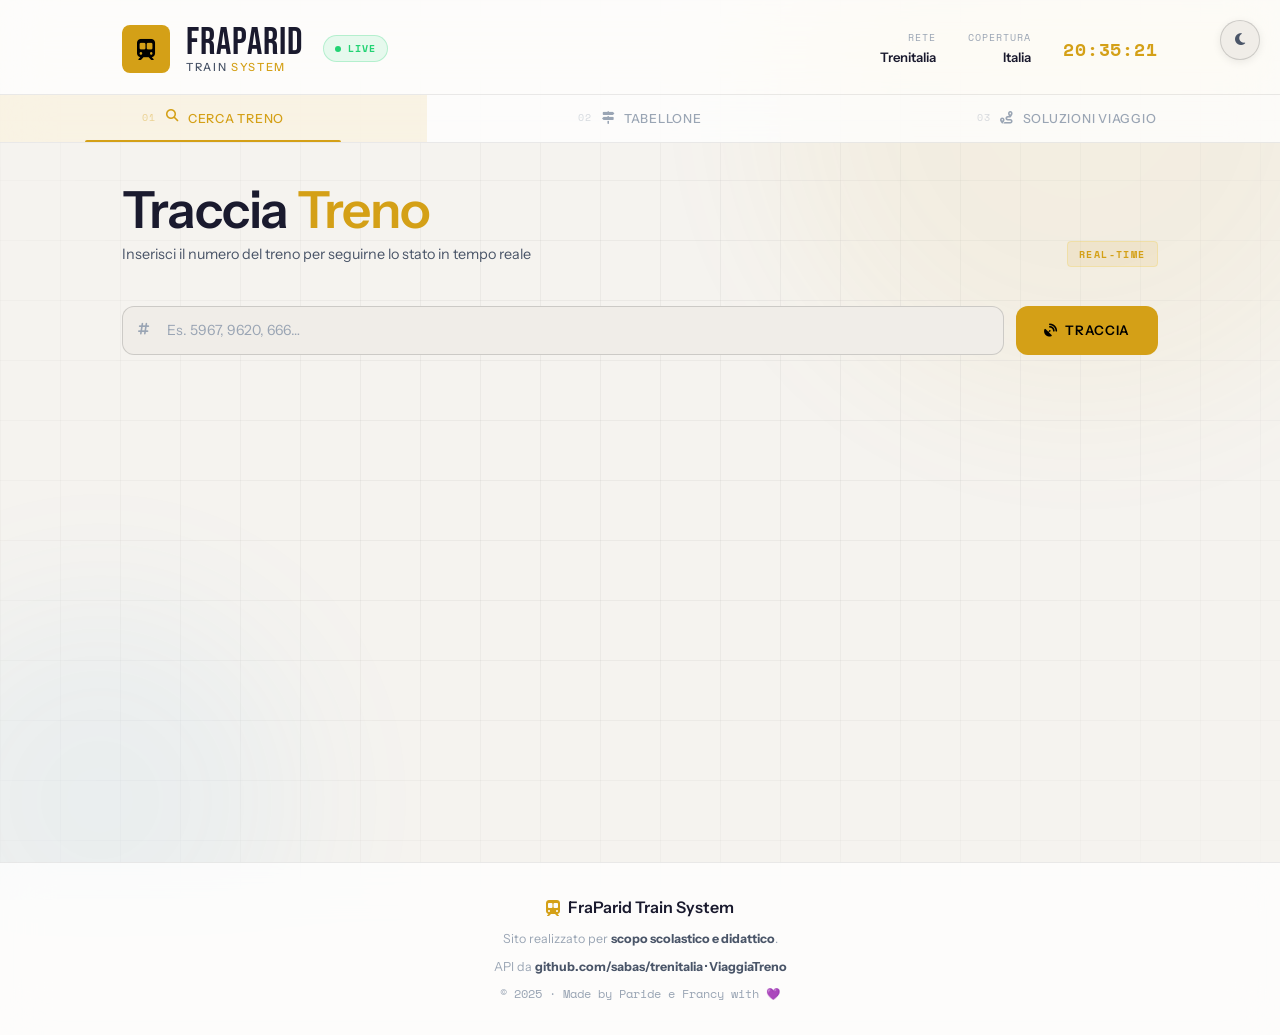
<file: src/index.html>
<!DOCTYPE html>
<html lang="it" data-theme="dark">
<head>
  <meta charset="UTF-8" />
  <meta name="viewport" content="width=device-width, initial-scale=1.0" />
  <link rel="icon" href="img/train-subway-solid-full.svg" type="image/x-icon" />
  <title>FraParid Train System</title>
  <link rel="stylesheet" href="style.css" />
  <link rel="stylesheet" href="https://cdnjs.cloudflare.com/ajax/libs/font-awesome/6.5.0/css/all.min.css" />
  <link href="https://fonts.googleapis.com/css2?family=Space+Mono:ital,wght@0,400;0,700;1,400&family=Instrument+Sans:ital,wght@0,300;0,400;0,500;0,600;1,400&family=Bebas+Neue&display=swap" rel="stylesheet" />
  <link href="https://api.fontshare.com/v2/css?f[]=clash-display@400,500,600,700&display=swap" rel="stylesheet" />
</head>
<body>

  <button class="theme-toggle" id="theme-toggle" aria-label="Cambia tema">
    <i class="fa-solid fa-sun" id="theme-icon"></i>
  </button>

  <div class="ambient-bg" aria-hidden="true">
    <div class="ambient-orb orb-1"></div>
    <div class="ambient-orb orb-2"></div>
    <div class="grid-lines"></div>
  </div>

  <header class="site-header">
    <div class="header-inner">
      <div class="header-left">
        <a href="index.html" class="logo-lockup">
          <div class="logo-badge">
            <i class="fa-solid fa-train-subway"></i>
          </div>
          <div class="logo-text-group">
            <span class="logo-main">FraParid</span>
            <span class="logo-sub">Train <em>System</em></span>
          </div>
        </a>
        <div class="status-pill">
          <span class="status-dot"></span>
          Live
        </div>
      </div>
      <div class="header-right">
        <div class="header-stat">
          <span class="stat-label">Rete</span>
          <span class="stat-value">Trenitalia</span>
        </div>
        <div class="header-stat">
          <span class="stat-label">Copertura</span>
          <span class="stat-value">Italia</span>
        </div>
        <div class="header-clock" id="live-clock">--:--</div>
      </div>
    </div>
  </header>

  <nav class="tab-nav" role="tablist" aria-label="Sezioni principali">
    <button class="tab-btn active" role="tab" aria-selected="true" data-tab="treno" aria-controls="tab-treno">
      <span class="tab-num">01</span>
      <i class="fa-solid fa-magnifying-glass"></i>
      <span class="tab-label">Cerca Treno</span>
      <span class="tab-indicator"></span>
    </button>
    <button class="tab-btn" role="tab" aria-selected="false" data-tab="stazione" aria-controls="tab-stazione">
      <span class="tab-num">02</span>
      <i class="fa-solid fa-signs-post"></i>
      <span class="tab-label">Tabellone</span>
      <span class="tab-indicator"></span>
    </button>
    <button class="tab-btn" role="tab" aria-selected="false" data-tab="viaggio" aria-controls="tab-viaggio">
      <span class="tab-num">03</span>
      <i class="fa-solid fa-route"></i>
      <span class="tab-label">Soluzioni Viaggio</span>
      <span class="tab-indicator"></span>
    </button>
  </nav>

  <main class="main-content">

    <section id="tab-treno" class="tab-panel active" role="tabpanel">
      <div class="panel-header">
        <div class="panel-header-text">
          <h2>Traccia <em>Treno</em></h2>
          <p>Inserisci il numero del treno per seguirne lo stato in tempo reale</p>
        </div>
        <div class="panel-deco">
          <span class="deco-tag">REAL-TIME</span>
        </div>
      </div>
      <div class="search-bar">
        <div class="input-wrapper">
          <i class="fa-solid fa-hashtag input-icon"></i>
          <input type="number" id="input-numero-treno" placeholder="Es. 5967, 9620, 666…" min="1" autocomplete="off" />
          <span class="input-glow"></span>
        </div>
        <button class="btn-primary" id="btn-cerca-treno">
          <span class="btn-inner">
            <i class="fa-solid fa-satellite-dish"></i>
            <span>Traccia</span>
          </span>
          <span class="btn-shimmer"></span>
        </button>
      </div>
      <div id="result-treno" class="result-area" aria-live="polite"></div>
    </section>

    <section id="tab-stazione" class="tab-panel" role="tabpanel">
      <div class="panel-header">
        <div class="panel-header-text">
          <h2>Tabellone <em>Stazione</em></h2>
          <p>Partenze e arrivi in tempo reale</p>
        </div>
        <div class="panel-deco">
          <span class="deco-tag">LIVE BOARD</span>
        </div>
      </div>
      <div class="search-bar">
        <div class="input-wrapper autocomplete-wrap">
          <i class="fa-solid fa-location-dot input-icon"></i>
          <input type="text" id="input-stazione" placeholder="Es. Milano Centrale, Roma Termini…" autocomplete="off" />
          <span class="input-glow"></span>
          <ul class="autocomplete-list" id="autocomplete-stazione" role="listbox" hidden></ul>
        </div>
        <input type="hidden" id="hidden-stazione-id" />
        <button class="btn-primary" id="btn-cerca-stazione">
          <span class="btn-inner">
            <i class="fa-solid fa-display"></i>
            <span>Mostra</span>
          </span>
          <span class="btn-shimmer"></span>
        </button>
      </div>
      <div class="toggle-group" id="toggle-dir" hidden>
        <button class="toggle-btn active" data-dir="partenze">
          <i class="fa-solid fa-plane-departure"></i> Partenze
        </button>
        <button class="toggle-btn" data-dir="arrivi">
          <i class="fa-solid fa-plane-arrival"></i> Arrivi
        </button>
      </div>
      <div id="result-stazione" class="result-area" aria-live="polite"></div>
    </section>

    <section id="tab-viaggio" class="tab-panel" role="tabpanel">
      <div class="panel-header">
        <div class="panel-header-text">
          <h2>Soluzioni di <em>Viaggio</em></h2>
          <p>Pianifica il percorso migliore</p>
        </div>
        <div class="panel-deco">
          <span class="deco-tag">JOURNEY PLANNER</span>
        </div>
      </div>
      <div class="viaggio-form">
        <div class="form-grid">
          <div class="form-field">
            <label class="form-label" for="input-orig">
              <span class="label-num">A</span>
              <span>Partenza</span>
            </label>
            <div class="input-wrapper autocomplete-wrap">
              <i class="fa-solid fa-circle-dot input-icon"></i>
              <input type="text" id="input-orig" placeholder="Stazione di partenza…" autocomplete="off" />
              <span class="input-glow"></span>
              <ul class="autocomplete-list" id="autocomplete-orig" role="listbox" hidden></ul>
            </div>
            <input type="hidden" id="hidden-orig-id" />
          </div>
          <div class="swap-col">
            <button class="btn-swap" id="btn-swap" title="Inverti">
              <i class="fa-solid fa-arrows-up-down"></i>
            </button>
          </div>
          <div class="form-field">
            <label class="form-label" for="input-dest">
              <span class="label-num">B</span>
              <span>Arrivo</span>
            </label>
            <div class="input-wrapper autocomplete-wrap">
              <i class="fa-solid fa-location-pin input-icon"></i>
              <input type="text" id="input-dest" placeholder="Stazione di arrivo…" autocomplete="off" />
              <span class="input-glow"></span>
              <ul class="autocomplete-list" id="autocomplete-dest" role="listbox" hidden></ul>
            </div>
            <input type="hidden" id="hidden-dest-id" />
          </div>
          <div class="form-field form-field-date">
            <label class="form-label" for="input-data">
              <span class="label-num"><i class="fa-solid fa-calendar-days"></i></span>
              <span>Quando</span>
            </label>
            <div class="input-wrapper">
              <input type="datetime-local" id="input-data" />
              <span class="input-glow"></span>
            </div>
          </div>
        </div>
        <button class="btn-primary btn-full" id="btn-cerca-viaggio">
          <span class="btn-inner">
            <i class="fa-solid fa-compass"></i>
            <span>Cerca Connessioni</span>
          </span>
          <span class="btn-shimmer"></span>
        </button>
      </div>
      <div id="result-viaggio" class="result-area" aria-live="polite"></div>
    </section>

  </main>

  <footer class="site-footer">
    <div class="footer-inner">
      <div class="footer-brand">
        <i class="fa-solid fa-train-subway"></i>
        FraParid Train System
      </div>
      <p class="footer-note">Sito realizzato per <strong>scopo scolastico e didattico</strong>.</p>
      <p class="footer-note">API da <strong>github.com/sabas/trenitalia · ViaggiaTreno</strong></p>
      <p class="footer-copy">© 2025 · Made by Paride e Francy with <span style="color:var(--accent)">💜</span></p>
    </div>
  </footer>

  <div id="toast-container" aria-live="assertive" aria-atomic="true"></div>

  <script src="script.js"></script>
</body>
</html>
</file>
<file: src/style.css>
/* ═══════════════════════════════════════════════════════════════════════════
   style.css — FraParid Train System
   Estetica: Editorial Brutalist × Industrial Luxury × Transit Board
   Palette: Obsidian + Acid Amber + Crimson signal + Platinum
   Font: Clash Display · Bebas Neue · Space Mono · Instrument Sans
═══════════════════════════════════════════════════════════════════════════ */

@import url('https://fonts.googleapis.com/css2?family=Space+Mono:ital,wght@0,400;0,700;1,400&family=Instrument+Sans:ital,wght@0,300;0,400;0,500;0,600;1,400&family=Bebas+Neue&display=swap');

/* ── Reset ──────────────────────────────────────────────────────────────── */
*, *::before, *::after { box-sizing: border-box; margin: 0; padding: 0; }

/* ── Design Tokens: Dark Mode (default) ─────────────────────────────────── */
:root {
  /* Surfaces */
  --bg:           #080a0f;
  --surface-1:    #0d1017;
  --surface-2:    #131720;
  --surface-3:    #1a2130;
  --surface-glass: rgba(13, 16, 23, 0.65);

  /* Borders */
  --border:       rgba(255,255,255,0.07);
  --border-strong:rgba(255,255,255,0.14);

  /* Text */
  --text-primary:  #f0ece4;
  --text-secondary:#8a9bb5;
  --text-muted:    #4a5568;
  --text-white:    #ffffff;

  /* Brand: Acid Amber */
  --accent:         #f5c518;
  --accent-dim:     #c49a0f;
  --accent-glow:    rgba(245,197,24,0.20);
  --accent-subtle:  rgba(245,197,24,0.08);

  /* Signals */
  --go:    #22d373;
  --warn:  #f97316;
  --danger:#ff4757;
  --info:  #4dabf7;

  /* Typography */
  --font-display: 'Clash Display', 'Instrument Sans', sans-serif;
  --font-hero:    'Bebas Neue', Impact, sans-serif;
  --font-body:    'Instrument Sans', system-ui, sans-serif;
  --font-mono:    'Space Mono', 'Courier New', monospace;

  /* Spacing & Shape */
  --radius-xs:  4px;
  --radius-sm:  8px;
  --radius:     12px;
  --radius-lg:  18px;
  --radius-xl:  24px;

  /* Shadows */
  --shadow-sm:  0 2px 8px rgba(0,0,0,0.4);
  --shadow-md:  0 8px 32px rgba(0,0,0,0.5);
  --shadow-lg:  0 20px 60px rgba(0,0,0,0.7);
  --shadow-accent: 0 8px 32px rgba(245,197,24,0.25);

  /* Transitions */
  --t-fast:   0.15s cubic-bezier(0.4, 0, 0.2, 1);
  --t-smooth: 0.3s cubic-bezier(0.4, 0, 0.2, 1);
  --t-spring: 0.5s cubic-bezier(0.34, 1.56, 0.64, 1);
}

/* ── Light Mode Override ────────────────────────────────────────────────── */
[data-theme="light"] {
  --bg:           #f5f3ef;
  --surface-1:    #ffffff;
  --surface-2:    #f0ede8;
  --surface-3:    #e8e4dd;
  --surface-glass: rgba(255,255,255,0.75);

  --border:       rgba(0,0,0,0.08);
  --border-strong:rgba(0,0,0,0.15);

  --text-primary:  #1a1a2e;
  --text-secondary:#4a5568;
  --text-muted:    #9aa5b4;
  --text-white:    #1a1a2e;

  --accent:         #d4a017;
  --accent-dim:     #b8891a;
  --accent-glow:    rgba(212,160,23,0.20);
  --accent-subtle:  rgba(212,160,23,0.10);

  --shadow-sm:  0 2px 8px rgba(0,0,0,0.08);
  --shadow-md:  0 8px 32px rgba(0,0,0,0.12);
  --shadow-lg:  0 20px 60px rgba(0,0,0,0.18);
  --shadow-accent: 0 8px 32px rgba(212,160,23,0.20);
}

/* ── Base ───────────────────────────────────────────────────────────────── */
html { scroll-behavior: smooth; font-size: 16px; }

body {
  font-family: var(--font-body);
  background: var(--bg);
  color: var(--text-primary);
  min-height: 115vh;
  display: flex;
  flex-direction: column;
  line-height: 1.6;
  overflow-x: hidden;
  transition: background var(--t-smooth), color var(--t-smooth);
}

/* ── Ambient Background ─────────────────────────────────────────────────── */
.ambient-bg {
  position: fixed;
  inset: 0;
  pointer-events: none;
  z-index: 0;
  overflow: hidden;
}

.ambient-orb {
  position: absolute;
  border-radius: 50%;
  filter: blur(80px);
  opacity: 0.12;
  animation: orb-drift 20s ease-in-out infinite;
}

.orb-1 {
  width: 600px; height: 600px;
  background: var(--accent);
  top: -200px; right: -100px;
}

.orb-2 {
  width: 400px; height: 400px;
  background: var(--info);
  bottom: -100px; left: -100px;
  opacity: 0.07;
  animation-delay: -10s;
}

[data-theme="light"] .ambient-orb { opacity: 0.06; }

@keyframes orb-drift {
  0%, 100% { transform: translate(0, 0) scale(1); }
  33%       { transform: translate(30px, -40px) scale(1.05); }
  66%       { transform: translate(-20px, 20px) scale(0.97); }
}

.grid-lines {
  position: absolute;
  inset: 0;
  background-image:
    linear-gradient(var(--border) 1px, transparent 1px),
    linear-gradient(90deg, var(--border) 1px, transparent 1px);
  background-size: 60px 60px;
  mask-image: radial-gradient(ellipse 80% 80% at 50% 50%, black 30%, transparent 100%);
}

[data-theme="light"] .grid-lines { opacity: 0.5; }

/* ── Theme Toggle ───────────────────────────────────────────────────────── */
.theme-toggle {
  position: fixed;
  top: 1.25rem;
  right: 1.25rem;
  z-index: 999;
  width: 40px; height: 40px;
  border-radius: 50%;
  background: var(--surface-2);
  border: 1px solid var(--border-strong);
  color: var(--text-secondary);
  cursor: pointer;
  display: flex;
  align-items: center;
  justify-content: center;
  font-size: 0.85rem;
  transition: all var(--t-smooth);
  backdrop-filter: blur(12px);
  box-shadow: var(--shadow-sm);
}

.theme-toggle:hover {
  background: var(--accent);
  color: #000;
  border-color: var(--accent);
  transform: rotate(20deg) scale(1.1);
}

/* ── Header ─────────────────────────────────────────────────────────────── */
.site-header {
  position: relative;
  z-index: 10;
  background: var(--surface-glass);
  backdrop-filter: blur(24px) saturate(180%);
  -webkit-backdrop-filter: blur(24px) saturate(180%);
  border-bottom: 1px solid var(--border);
}

.header-inner {
  max-width: 1100px;
  margin: 0 auto;
  padding: 1.5rem 2rem 1.25rem;
  display: flex;
  align-items: center;
  justify-content: space-between;
  gap: 1.5rem;
  flex-wrap: wrap;
}

.header-left {
  display: flex;
  align-items: center;
  gap: 1.25rem;
}

.logo-lockup {
  text-decoration: none;
  display: flex;
  align-items: center;
  gap: 1rem;
}

.logo-lockup:hover {
  transform: translateY(-2px);
}

/* Shimmer sul logo — stesso effetto di .btn-shimmer */
.logo-lockup {
  position: relative;
  overflow: hidden;
  border-radius: var(--radius-sm);
  transition: transform var(--t-smooth), box-shadow var(--t-smooth);
}

.logo-lockup::after {
  content: '';
  position: absolute;
  inset: 0;
  background: linear-gradient(105deg, transparent 20%, rgba(255,255,255,0.25) 50%, transparent 80%);
  transform: translateX(-100%);
  transition: transform 0.6s ease;
  pointer-events: none;
}

.logo-lockup:hover::after {
  transform: translateX(100%);
}

.logo-badge {
  width: 48px; height: 48px;
  background: var(--accent);
  border-radius: var(--radius-sm);
  display: flex;
  align-items: center;
  justify-content: center;
  font-size: 1.3rem;
  color: #000;
  flex-shrink: 0;
  animation: badge-pulse 3s ease-in-out infinite;
}

@keyframes badge-pulse {
  0%, 100% { box-shadow: 0 0 0 0 var(--accent-glow); }
  50%       { box-shadow: 0 0 0 12px rgba(245,197,24,0); }
}

.logo-text-group {
  display: flex;
  flex-direction: column;
  line-height: 1;
}

.logo-main {
  font-family: var(--font-hero);
  font-size: 2.4rem;
  color: var(--text-white);
  letter-spacing: 1px;
}

.logo-sub {
  font-family: var(--font-display);
  font-size: 0.7rem;
  font-weight: 500;
  color: var(--text-secondary);
  letter-spacing: 0.15em;
  text-transform: uppercase;
}

.logo-sub em {
  color: var(--accent);
  font-style: normal;
}

.status-pill {
  display: flex;
  align-items: center;
  gap: 0.4rem;
  padding: 0.25rem 0.7rem;
  background: rgba(34,211,115,0.1);
  border: 1px solid rgba(34,211,115,0.25);
  border-radius: 20px;
  font-family: var(--font-mono);
  font-size: 0.65rem;
  font-weight: 700;
  color: var(--go);
  letter-spacing: 0.1em;
  text-transform: uppercase;
}

.status-dot {
  width: 6px; height: 6px;
  border-radius: 50%;
  background: var(--go);
  animation: status-blink 2s ease-in-out infinite;
}

@keyframes status-blink {
  0%, 100% { opacity: 1; }
  50%       { opacity: 0.3; }
}

.header-right {
  display: flex;
  align-items: center;
  gap: 2rem;
}

.header-stat {
  display: flex;
  flex-direction: column;
  align-items: flex-end;
  gap: 0.1rem;
}

.stat-label {
  font-size: 0.6rem;
  letter-spacing: 0.1em;
  text-transform: uppercase;
  color: var(--text-muted);
  font-family: var(--font-mono);
}

.stat-value {
  font-family: var(--font-display);
  font-size: 0.82rem;
  font-weight: 600;
  color: var(--text-primary);
}

.header-clock {
  font-family: var(--font-mono);
  font-size: 1.1rem;
  font-weight: 700;
  color: var(--accent);
  letter-spacing: 0.05em;
  min-width: 80px;
  text-align: right;
}

/* ── Navigation ─────────────────────────────────────────────────────────── */
.tab-nav {
  position: relative;
  z-index: 9;
  background: var(--surface-glass);
  backdrop-filter: blur(24px);
  -webkit-backdrop-filter: blur(24px);
  display: flex;
  border-bottom: 1px solid var(--border);
  overflow-x: auto;
  scrollbar-width: none;
}
.tab-nav::-webkit-scrollbar { display: none; }

.tab-btn {
  flex: 1;
  min-width: 160px;
  padding: 1rem 1.5rem;
  background: transparent;
  color: var(--text-muted);
  border: none;
  cursor: pointer;
  font-family: var(--font-body);
  font-size: 0.78rem;
  font-weight: 500;
  letter-spacing: 0.06em;
  text-transform: uppercase;
  display: flex;
  align-items: center;
  justify-content: center;
  gap: 0.6rem;
  transition: color var(--t-fast), background var(--t-fast);
  white-space: nowrap;
  position: relative;
  overflow: hidden;
}

.tab-num {
  font-family: var(--font-mono);
  font-size: 0.6rem;
  opacity: 0.4;
  line-height: 1;
}

.tab-btn:hover {
  color: var(--text-secondary);
  background: var(--accent-subtle);
}

.tab-btn.active {
  color: var(--accent);
  background: var(--accent-subtle);
}

.tab-indicator {
  position: absolute;
  bottom: 0;
  left: 50%;
  transform: translateX(-50%) scaleX(0);
  width: 60%;
  height: 2px;
  background: var(--accent);
  border-radius: 2px 2px 0 0;
  transition: transform var(--t-spring);
}

.tab-btn.active .tab-indicator {
  transform: translateX(-50%) scaleX(1);
}

/* ── Main Content ───────────────────────────────────────────────────────── */
.main-content {
  flex: 1;
  position: relative;
  z-index: 1;
  max-width: 1100px;
  width: 100%;
  margin: 0 auto;
  padding: 2.5rem 2rem 3rem;
}

/* ── Tab Panels ─────────────────────────────────────────────────────────── */
.tab-panel { display: none; }

.tab-panel.active {
  display: block;
  animation: panel-enter 0.4s cubic-bezier(0.4, 0, 0.2, 1);
}

@keyframes panel-enter {
  from { opacity: 0; transform: translateY(16px); }
  to   { opacity: 1; transform: translateY(0); }
}

/* ── Panel Header ───────────────────────────────────────────────────────── */
.panel-header {
  display: flex;
  align-items: flex-end;
  justify-content: space-between;
  margin-bottom: 2.5rem;
  gap: 1rem;
}

.panel-header h2 {
  font-family: var(--font-display);
  font-size: clamp(2rem, 4vw, 3.2rem);
  font-weight: 600;
  color: var(--text-white);
  line-height: 1.05;
  letter-spacing: -0.02em;
}

.panel-header h2 em {
  font-style: normal;
  color: var(--accent);
}

.panel-header p {
  font-size: 0.9rem;
  color: var(--text-secondary);
  margin-top: 0.4rem;
  font-weight: 300;
}

.panel-deco { flex-shrink: 0; }

.deco-tag {
  font-family: var(--font-mono);
  font-size: 0.6rem;
  font-weight: 700;
  letter-spacing: 0.15em;
  color: var(--accent);
  background: var(--accent-subtle);
  border: 1px solid rgba(245,197,24,0.2);
  padding: 0.3rem 0.7rem;
  border-radius: var(--radius-xs);
}

/* ── Search Bar ─────────────────────────────────────────────────────────── */
.search-bar {
  display: flex;
  gap: 0.75rem;
  margin-bottom: 2rem;
  flex-wrap: wrap;
}

.input-wrapper {
  position: relative;
  flex: 1;
  min-width: 240px;
}

.input-icon {
  position: absolute;
  left: 1rem;
  top: 50%;
  transform: translateY(-50%);
  color: var(--text-muted);
  font-size: 0.8rem;
  pointer-events: none;
  z-index: 2;
  transition: color var(--t-fast);
}

.input-glow {
  position: absolute;
  inset: -1px;
  border-radius: calc(var(--radius) + 1px);
  background: linear-gradient(135deg, var(--accent), transparent);
  opacity: 0;
  transition: opacity var(--t-smooth);
  pointer-events: none;
  z-index: 0;
}

input[type="text"]:focus ~ .input-glow,
input[type="number"]:focus ~ .input-glow,
input[type="datetime-local"]:focus ~ .input-glow { opacity: 0.15; }

input[type="text"],
input[type="number"],
input[type="datetime-local"] {
  position: relative;
  z-index: 1;
  width: 100%;
  padding: 0.9rem 1rem 0.9rem 2.75rem;
  background: var(--surface-2);
  color: var(--text-primary);
  border: 1px solid var(--border-strong);
  border-radius: var(--radius);
  font-family: var(--font-body);
  font-size: 0.92rem;
  transition: border-color var(--t-fast), box-shadow var(--t-fast), background var(--t-smooth);
  outline: none;
  appearance: none;
  -webkit-appearance: none;
}

input[type="text"]:focus,
input[type="number"]:focus,
input[type="datetime-local"]:focus {
  border-color: var(--accent);
  box-shadow: 0 0 0 3px var(--accent-glow), 0 4px 16px rgba(0,0,0,0.2);
  background: var(--surface-3);
}

.input-wrapper:focus-within .input-icon { color: var(--accent); }

input::placeholder { color: var(--text-muted); font-size: 0.88rem; }
input[type="datetime-local"] { padding-left: 1rem; }
input[type="number"]::-webkit-outer-spin-button,
input[type="number"]::-webkit-inner-spin-button { -webkit-appearance: none; }

/* ── Buttons ─────────────────────────────────────────────────────────────── */
.btn-primary {
  position: relative;
  padding: 0.9rem 1.75rem;
  background: var(--accent);
  color: #000;
  border: none;
  border-radius: var(--radius);
  font-family: var(--font-display);
  font-size: 0.82rem;
  font-weight: 600;
  letter-spacing: 0.05em;
  text-transform: uppercase;
  cursor: pointer;
  overflow: hidden;
  transition: all var(--t-smooth);
  white-space: nowrap;
}

.btn-inner {
  position: relative;
  z-index: 1;
  display: flex;
  align-items: center;
  gap: 0.5rem;
}

.btn-shimmer {
  position: absolute;
  inset: 0;
  background: linear-gradient(105deg, transparent 20%, rgba(255,255,255,0.35) 50%, transparent 80%);
  transform: translateX(-100%);
  transition: transform 0.6s ease;
}

.btn-primary:hover .btn-shimmer { transform: translateX(100%); }
.btn-primary:hover { background: #f7d028; box-shadow: var(--shadow-accent); transform: translateY(-2px); }
.btn-primary:active { transform: translateY(0); box-shadow: none; }
.btn-primary:disabled { opacity: 0.4; cursor: not-allowed; transform: none; }

.btn-primary.btn-full { width: 100%; justify-content: center; margin-top: 1rem; }
.btn-primary.btn-full .btn-inner { justify-content: center; }

/* ── Autocomplete ───────────────────────────────────────────────────────── */
.autocomplete-wrap { position: relative; }

.autocomplete-list {
  position: absolute;
  top: calc(100% + 6px);
  left: 0; right: 0;
  background: var(--surface-2);
  border: 1px solid var(--border-strong);
  border-radius: var(--radius);
  list-style: none;
  z-index: 100;
  max-height: 280px;
  overflow-y: auto;
  scrollbar-width: thin;
  scrollbar-color: var(--border-strong) transparent;
  box-shadow: var(--shadow-lg);
  backdrop-filter: blur(12px);
}

.autocomplete-list li {
  display: flex;
  align-items: center;
  gap: 0.75rem;
  padding: 0.75rem 1rem;
  cursor: pointer;
  font-size: 0.88rem;
  color: var(--text-primary);
  border-bottom: 1px solid var(--border);
  transition: background var(--t-fast), color var(--t-fast);
}

.autocomplete-list li:last-child { border-bottom: none; }

.autocomplete-list li i {
  color: var(--text-muted);
  font-size: 0.75rem;
  flex-shrink: 0;
  width: 16px;
  text-align: center;
}

.autocomplete-list li:hover,
.autocomplete-list li[aria-selected="true"] { background: var(--accent-subtle); color: var(--accent); }

.autocomplete-list li:hover i,
.autocomplete-list li[aria-selected="true"] i { color: var(--accent); }

.station-id {
  margin-left: auto;
  font-family: var(--font-mono);
  font-size: 0.65rem;
  color: var(--text-muted);
  letter-spacing: 0.05em;
}

/* ── Toggle Group ───────────────────────────────────────────────────────── */
.toggle-group {
  display: flex;
  gap: 0;
  margin-bottom: 1.5rem;
  background: var(--surface-2);
  border: 1px solid var(--border-strong);
  border-radius: var(--radius);
  padding: 4px;
  width: fit-content;
}

.toggle-btn {
  padding: 0.55rem 1.25rem;
  border: none;
  background: transparent;
  color: var(--text-secondary);
  cursor: pointer;
  font-family: var(--font-body);
  font-size: 0.82rem;
  font-weight: 500;
  border-radius: calc(var(--radius) - 4px);
  display: flex;
  align-items: center;
  gap: 0.4rem;
  transition: all var(--t-fast);
  letter-spacing: 0.02em;
}

.toggle-btn:hover { color: var(--text-primary); }
.toggle-btn.active { background: var(--accent); color: #000; font-weight: 600; }

/* ── Swap Button ────────────────────────────────────────────────────────── */
.btn-swap {
  width: 40px; height: 40px;
  border-radius: 50%;
  background: var(--surface-3);
  border: 1px solid var(--border-strong);
  color: var(--text-secondary);
  cursor: pointer;
  display: flex;
  align-items: center;
  justify-content: center;
  font-size: 0.85rem;
  transition: all var(--t-spring);
}

.btn-swap:hover {
  background: var(--accent);
  border-color: var(--accent);
  color: #000;
  transform: rotate(180deg) scale(1.1);
}

/* ── Viaggio Form ───────────────────────────────────────────────────────── */
.viaggio-form {
  background: var(--surface-1);
  border: 1px solid var(--border);
  border-radius: var(--radius-xl);
  padding: 2rem;
  margin-bottom: 2rem;
}

.form-grid {
  display: grid;
  grid-template-columns: 1fr auto 1fr auto;
  gap: 1rem;
  align-items: end;
}

.form-field {
  display: flex;
  flex-direction: column;
  gap: 0.5rem;
}

.form-field-date { grid-column: 1 / -1; }

.form-label {
  display: flex;
  align-items: center;
  gap: 0.5rem;
  font-size: 0.72rem;
  font-weight: 600;
  letter-spacing: 0.1em;
  text-transform: uppercase;
  color: var(--text-muted);
  font-family: var(--font-mono);
}

.label-num {
  width: 20px; height: 20px;
  background: var(--accent);
  color: #000;
  border-radius: var(--radius-xs);
  display: flex;
  align-items: center;
  justify-content: center;
  font-size: 0.65rem;
  font-weight: 700;
  flex-shrink: 0;
}

.swap-col {
  display: flex;
  align-items: flex-end;
  padding-bottom: 0;
}

/* ── Loader ─────────────────────────────────────────────────────────────── */
.loader {
  display: flex;
  flex-direction: column;
  align-items: center;
  gap: 1rem;
  padding: 3rem;
  color: var(--text-secondary);
  font-size: 0.85rem;
  font-family: var(--font-mono);
  letter-spacing: 0.05em;
}

.loader-dots { display: flex; gap: 6px; align-items: center; }

.loader-dots span {
  width: 8px; height: 8px;
  background: var(--accent);
  border-radius: 50%;
  animation: dot-bounce 1.2s ease-in-out infinite;
}

.loader-dots span:nth-child(2) { animation-delay: 0.2s; }
.loader-dots span:nth-child(3) { animation-delay: 0.4s; }

@keyframes dot-bounce {
  0%, 80%, 100% { transform: translateY(0); opacity: 0.4; }
  40%            { transform: translateY(-8px); opacity: 1; }
}

/* ── Message Boxes ──────────────────────────────────────────────────────── */
.msg-box {
  padding: 1.2rem 1.5rem;
  border-radius: var(--radius);
  font-size: 0.9rem;
  display: flex;
  align-items: flex-start;
  gap: 0.75rem;
  margin-bottom: 1rem;
  animation: panel-enter 0.3s ease;
}

.msg-box i { margin-top: 0.1rem; flex-shrink: 0; }

.msg-error  { background: rgba(255,71,87,0.08); border: 1px solid rgba(255,71,87,0.2); color: #fca5a5; }
.msg-error i { color: var(--danger); }
.msg-info   { background: rgba(77,171,247,0.08); border: 1px solid rgba(77,171,247,0.2); color: #93c5fd; }
.msg-info i  { color: var(--info); }
.msg-empty  { background: var(--surface-2); border: 1px solid var(--border); color: var(--text-muted); }
.msg-empty i { color: var(--text-muted); }

/* ── Result Area ────────────────────────────────────────────────────────── */
.result-area { animation: panel-enter 0.4s ease; }

/* ── Treno Card ─────────────────────────────────────────────────────────── */
.treno-card {
  background: var(--surface-1);
  border: 1px solid var(--border);
  border-radius: var(--radius-xl);
  overflow: hidden;
  margin-bottom: 1.5rem;
  box-shadow: var(--shadow-md);
  animation: panel-enter 0.4s ease;
  transition: border-color var(--t-smooth);
}

.treno-card:hover { border-color: var(--border-strong); }

.treno-card-header {
  padding: 1.5rem 2rem;
  background: linear-gradient(135deg, var(--surface-2) 0%, var(--surface-3) 100%);
  border-bottom: 1px solid var(--border);
  display: flex;
  align-items: center;
  justify-content: space-between;
  gap: 1rem;
  flex-wrap: wrap;
}

.treno-numero {
  font-family: var(--font-hero);
  font-size: 2.8rem;
  color: var(--accent);
  letter-spacing: 1px;
  line-height: 1;
}

.treno-categoria {
  font-family: var(--font-mono);
  font-size: 0.7rem;
  letter-spacing: 0.12em;
  text-transform: uppercase;
  color: var(--text-muted);
}

.treno-rotta {
  font-family: var(--font-display);
  font-size: 0.95rem;
  color: var(--text-primary);
  margin-top: 0.25rem;
  font-weight: 500;
}

.treno-card-meta {
  padding: 1rem 2rem;
  background: rgba(0,0,0,0.1);
  display: flex;
  gap: 2rem;
  flex-wrap: wrap;
  border-bottom: 1px solid var(--border);
}

[data-theme="light"] .treno-card-meta { background: rgba(0,0,0,0.03); }

.meta-item {
  display: flex;
  align-items: center;
  gap: 0.4rem;
  font-size: 0.8rem;
  color: var(--text-secondary);
}

.meta-item i { color: var(--accent); font-size: 0.72rem; }
.meta-item strong { color: var(--text-primary); }

/* ── Badge Ritardo ──────────────────────────────────────────────────────── */
.badge-ritardo {
  display: inline-flex;
  align-items: center;
  gap: 0.3rem;
  padding: 0.2rem 0.6rem;
  border-radius: 20px;
  font-family: var(--font-mono);
  font-size: 0.72rem;
  font-weight: 700;
  letter-spacing: 0.05em;
}

.badge-puntuale  { background: rgba(34,211,115,0.12); border: 1px solid rgba(34,211,115,0.25); color: var(--go); }
.badge-lieve     { background: rgba(249,115,22,0.12); border: 1px solid rgba(249,115,22,0.25); color: var(--warn); }
.badge-ritardo-g { background: rgba(255,71,87,0.12);  border: 1px solid rgba(255,71,87,0.25);  color: var(--danger); }
.badge-soppresso { background: var(--surface-3); border: 1px solid var(--border); color: var(--text-muted); }

/* ── Fermate Title ──────────────────────────────────────────────────────── */
.fermate-title {
  padding: 1.25rem 2rem 0.5rem;
  font-family: var(--font-mono);
  font-size: 0.65rem;
  font-weight: 700;
  letter-spacing: 0.12em;
  text-transform: uppercase;
  color: var(--text-muted);
}

/* ════════════════════════════════════════════════════════════════════════════
   FERMATE TABLE — layout corretto con barra di percorso laterale
   
   Strategia: la colonna .col-progresso usa display:flex verticale con la
   linea assoluta e il pallino relativo, tutto contenuto in una cella
   con altezza uniforme grazie al padding uguale alle altre celle.
═══════════════════════════════════════════════════════════════════════════ */
.fermate-table {
  width: 100%;
  border-collapse: collapse;
  font-size: 0.87rem;
  table-layout: fixed;
}

/* Larghezze colonne fisse per allineamento uniforme */
.fermate-table colgroup col:nth-child(1) { width: 90px; }   /* progresso */
.fermate-table colgroup col:nth-child(2) { width: 90px; }   /* stazione */
.fermate-table colgroup col:nth-child(3) { width: 90px; }   /* previsto */
.fermate-table colgroup col:nth-child(4) { width: 90px; }   /* effettivo */
.fermate-table colgroup col:nth-child(5) { width: 90px; }   /* binario */

.fermate-table th {
  padding: 0.6rem 1rem;
  text-align: left;
  font-family: var(--font-mono);
  font-size: 0.62rem;
  font-weight: 700;
  letter-spacing: 0.1em;
  text-transform: uppercase;
  color: var(--text-muted);
  background: var(--surface-2);
  border-bottom: 1px solid var(--border);
  white-space: nowrap;
}

/* Prima th (colonna progresso) — nessun padding, nessun testo */
.fermate-table th:first-child {
  padding: 0;
  width: 44px;
}

.fermate-table td {
  padding: 0.75rem 1rem;
  border-bottom: 1px solid var(--border);
  vertical-align: middle;
  white-space: nowrap;
}

/* La colonna stazione può andare a capo */
.fermate-table td.fermata-nome {
  white-space: normal;
  word-break: break-word;
}

.fermate-table tr:last-child td { border-bottom: none; }
.fermate-table tr.fermata-passata { opacity: 0.45; }
.fermate-table tr.fermata-corrente { background: var(--accent-subtle); }

/* ── Colonna progresso: struttura flex verticale ────────────────────────── */
.col-progresso {
  padding: 0 !important;
  width: 44px;
  position: relative;
  vertical-align: top;   /* necessario perché usiamo position:absolute */
}

/* Wrapper interno che occupa tutta l'altezza della riga */
.col-progresso-inner {
  position: absolute;
  inset: 0;
  display: flex;
  flex-direction: column;
  align-items: center;
  justify-content: center;
  overflow: visible;
}

/* Linea verticale continua */
.linea-percorso {
  position: absolute;
  top: 0;
  bottom: 0;
  left: 50%;
  width: 2px;
  transform: translateX(-50%);
  background: var(--surface-3);
  z-index: 1;
}

/* Prima riga: linea parte dal centro verso il basso */
tr:first-child .col-progresso .linea-percorso { top: 50%; }
/* Ultima riga: linea arriva al centro */
tr:last-child .col-progresso .linea-percorso  { bottom: 50%; }

.linea-percorso.fatto { background: var(--accent); }

/* Pallino stazione */
.punto-percorso {
  position: relative;
  z-index: 2;
  width: 10px;
  height: 10px;
  border-radius: 50%;
  background: var(--bg);
  border: 2px solid var(--text-muted);
  flex-shrink: 0;
}

.punto-percorso.fatto {
  background: var(--accent);
  border-color: var(--accent);
}

.punto-percorso.attuale {
  background: var(--accent);
  border-color: var(--accent);
  box-shadow: 0 0 0 4px rgba(245,197,24,0.25);
  transform: scale(1.25) rotate(45deg);
  border-radius: 2px;
  animation: pulse-dot 1.8s ease-in-out infinite;
}

@keyframes pulse-dot {
  0%, 100% { box-shadow: 0 0 0 4px rgba(245,197,24,0.25); }
  50%       { box-shadow: 0 0 0 7px rgba(245,197,24,0.08); }
}

/* ── Fermata: nome e orari ──────────────────────────────────────────────── */
.fermata-nome {
  font-weight: 500;
  color: var(--text-primary);
}

.fermata-ultima {
  opacity: 1 !important;
}

.fermata-ultima .fermata-nome {
  color: var(--accent);
  font-weight: 700;
}

.fermata-ultima td { border-left: none !important; }

.orario-programmato {
  font-family: var(--font-mono);
  font-size: 0.84rem;
  color: var(--text-muted);
}

.orario-effettivo {
  font-family: var(--font-mono);
  font-size: 0.84rem;
  font-weight: 700;
}

.orario-effettivo.in-orario  { color: var(--go); }
.orario-effettivo.in-ritardo { color: var(--danger); }
.orario-effettivo.anticipo   { color: var(--info); }

.binario-chip {
  display: inline-flex;
  align-items: center;
  justify-content: center;
  min-width: 28px;
  padding: 0.15rem 0.5rem;
  background: var(--surface-3);
  border: 1px solid var(--border);
  border-radius: var(--radius-xs);
  font-family: var(--font-mono);
  font-size: 0.78rem;
  color: var(--text-primary);
}

/* ── Tabellone Stazione ─────────────────────────────────────────────────── */
.tabellone-header {
  display: flex;
  align-items: center;
  justify-content: space-between;
  margin-bottom: 1.25rem;
  flex-wrap: wrap;
  gap: 0.5rem;
}

.tabellone-stazione-nome {
  font-family: var(--font-display);
  font-size: 1.6rem;
  font-weight: 600;
  color: var(--text-white);
}

.tabellone-table {
  width: 100%;
  border-collapse: collapse;
  font-size: 0.87rem;
  background: var(--surface-1);
  border: 1px solid var(--border);
  border-radius: var(--radius-lg);
  overflow: hidden;
  box-shadow: var(--shadow-sm);
  table-layout: fixed;
}

.tabellone-table th {
  padding: 0.75rem 1.25rem;
  text-align: left;
  font-family: var(--font-mono);
  font-size: 0.62rem;
  font-weight: 700;
  letter-spacing: 0.1em;
  text-transform: uppercase;
  color: var(--text-muted);
  background: var(--surface-2);
  border-bottom: 1px solid var(--border-strong);
  white-space: nowrap;
}

.tabellone-table td {
  padding: 0.75rem 1.25rem;
  border-bottom: 1px solid var(--border);
  vertical-align: middle;
  transition: background var(--t-fast);
  white-space: nowrap;
  overflow: hidden;
  text-overflow: ellipsis;
}

.tabellone-table tr:last-child td { border-bottom: none; }
.tabellone-table tbody tr:hover td { background: var(--accent-subtle); }

/* ── Soluzioni Cards ────────────────────────────────────────────────────── */
.soluzione-card {
  background: var(--surface-1);
  border: 1px solid var(--border);
  border-radius: var(--radius-lg);
  margin-bottom: 1rem;
  overflow: hidden;
  transition: border-color var(--t-smooth), transform var(--t-smooth), box-shadow var(--t-smooth);
  animation: panel-enter 0.4s ease;
}

.soluzione-card:hover {
  border-color: var(--accent);
  transform: translateY(-2px);
  box-shadow: var(--shadow-accent);
}

.soluzione-header {
  padding: 1.25rem 1.5rem;
  background: var(--surface-2);
  display: flex;
  align-items: center;
  gap: 1.5rem;
  flex-wrap: wrap;
  border-bottom: 1px solid var(--border);
}

.soluzione-orari {
  display: flex;
  align-items: center;
  gap: 0.75rem;
  flex: 1;
}

.soluzione-ora {
  font-family: var(--font-mono);
  font-size: 1.4rem;
  font-weight: 700;
  color: var(--text-white);
}

.soluzione-freccia { color: var(--accent); font-size: 0.9rem; }

.soluzione-durata {
  font-family: var(--font-mono);
  font-size: 0.72rem;
  color: var(--text-muted);
  background: var(--surface-3);
  border: 1px solid var(--border);
  padding: 0.2rem 0.65rem;
  border-radius: 20px;
}

.soluzione-cambi {
  font-size: 0.8rem;
  color: var(--text-secondary);
  display: flex;
  align-items: center;
  gap: 0.4rem;
  font-weight: 500;
}

.soluzione-cambi i { color: var(--warn); }
.zero-cambi, .zero-cambi i { color: var(--go) !important; }

.soluzione-legs {
  padding: 1rem 1.5rem;
  display: flex;
  flex-direction: column;
  gap: 0.6rem;
}

.leg-item {
  display: flex;
  align-items: center;
  gap: 0.75rem;
  font-size: 0.84rem;
  color: var(--text-secondary);
  padding: 0.4rem 0;
  border-bottom: 1px solid var(--border);
}

.leg-item:last-child { border-bottom: none; }
.leg-item i { color: var(--accent); width: 14px; text-align: center; flex-shrink: 0; }

.leg-treno {
  font-family: var(--font-mono);
  font-size: 0.78rem;
  background: var(--accent-subtle);
  border: 1px solid rgba(245,197,24,0.15);
  color: var(--accent);
  padding: 0.15rem 0.5rem;
  border-radius: var(--radius-xs);
}

/* ── Link cliccabili ────────────────────────────────────────────────────── */
.link-treno,
.link-stazione {
  cursor: pointer;
  transition: opacity var(--t-fast);
}

.link-treno {
  color: var(--accent);
  font-weight: 600;
}

.link-stazione {
  color: inherit;
  font-weight: 500;
}

.link-treno:hover,
.link-stazione:hover { opacity: 0.7; }

/* ── Utility Classes ────────────────────────────────────────────────────── */
.in-orario  { color: var(--go) !important; }
.in-ritardo { color: var(--danger) !important; }
.anticipo   { color: var(--info) !important; }

/* ── Toast ──────────────────────────────────────────────────────────────── */
#toast-container {
  position: fixed;
  bottom: 2rem;
  right: 2rem;
  display: flex;
  flex-direction: column;
  gap: 0.6rem;
  z-index: 1000;
}

.toast {
  background: var(--surface-2);
  color: var(--text-primary);
  padding: 0.8rem 1.25rem;
  border-radius: var(--radius);
  font-size: 0.86rem;
  box-shadow: var(--shadow-lg);
  border-left: 3px solid var(--accent);
  animation: toast-in 0.3s cubic-bezier(0.34, 1.56, 0.64, 1);
  max-width: 320px;
  backdrop-filter: blur(12px);
}

@keyframes toast-in {
  from { opacity: 0; transform: translateX(40px) scale(0.95); }
  to   { opacity: 1; transform: translateX(0) scale(1); }
}

/* ── Footer ─────────────────────────────────────────────────────────────── */
.site-footer {
  position: relative;
  z-index: 1;
  background: var(--surface-glass);
  backdrop-filter: blur(24px);
  border-top: 1px solid var(--border);
}

.footer-inner {
  max-width: 1100px;
  margin: 0 auto;
  padding: 2rem;
  display: flex;
  flex-direction: column;
  align-items: center;
  gap: 0.5rem;
  text-align: center;
}

.footer-brand {
  display: flex;
  align-items: center;
  gap: 0.5rem;
  font-family: var(--font-display);
  font-size: 1rem;
  font-weight: 600;
  color: var(--text-primary);
}

.footer-brand i { color: var(--accent); }
.footer-note { font-size: 0.78rem; color: var(--text-muted); }
.footer-note strong { color: var(--text-secondary); }
.footer-copy { font-size: 0.72rem; color: var(--text-muted); font-family: var(--font-mono); }

/* ── Scrollbar ──────────────────────────────────────────────────────────── */
::-webkit-scrollbar { width: 6px; }
::-webkit-scrollbar-track { background: transparent; }
::-webkit-scrollbar-thumb { background: var(--border-strong); border-radius: 3px; }
::-webkit-scrollbar-thumb:hover { background: var(--text-muted); }

/* ── Responsive ─────────────────────────────────────────────────────────── */
@media (max-width: 768px) {
  .header-inner { padding: 1.25rem 1.25rem 1rem; gap: 1rem; }
  .header-right { gap: 1rem; }
  .header-stat  { display: none; }
  .logo-main    { font-size: 1.9rem; }

  .main-content { padding: 1.75rem 1.25rem 2rem; }

  .panel-header { flex-direction: column; align-items: flex-start; }
  .panel-header h2 { font-size: 2rem; }

  .form-grid { grid-template-columns: 1fr; gap: 1rem; }
  .swap-col  { align-self: center; justify-content: center; }
  .form-field-date { grid-column: 1; }

  .viaggio-form { padding: 1.25rem; }

  .search-bar { flex-direction: column; }
  .btn-primary { width: 100%; justify-content: center; }
  .btn-inner   { justify-content: center; }

  .treno-card-header { flex-direction: column; align-items: flex-start; gap: 0.75rem; }
  .treno-numero      { font-size: 2rem; }
  .treno-card-meta   { gap: 1rem; }

  /* Su mobile nascondi colonna "Previsto" fermate e "Binario" tabellone */
  .fermate-table th:nth-child(3),
  .fermate-table td:nth-child(3) { display: none; }

  .tabellone-table th:nth-child(5),
  .tabellone-table td:nth-child(5) { display: none; }

  .soluzione-header { flex-direction: column; align-items: flex-start; gap: 0.75rem; }

  .theme-toggle { top: 0.75rem; right: 0.75rem; }
}

@media (max-width: 480px) {
  .header-right .header-clock { display: none; }
  .status-pill { display: none; }
  .tab-num     { display: none; }
  .tab-btn     { min-width: 100px; gap: 0.4rem; font-size: 0.72rem; padding: 0.9rem 0.75rem; }
  .tab-label   { display: none; }
  .tab-btn .fa-solid { font-size: 1rem; }
}

/* ═══════════════════════════════════════════════════════════════════════════
   ANIMAZIONI AGGIUNTIVE — FraParid Train System
   Tutto ciò che segue è puro strato animazione, non tocca colori,
   font, spacing o struttura del CSS originale.
═══════════════════════════════════════════════════════════════════════════ */

/* ── 1. HEADER: entrata dall'alto ─────────────────────────────────────── */
.site-header {
  animation: header-drop 0.5s cubic-bezier(0.4, 0, 0.2, 1) both;
}
@keyframes header-drop {
  from { opacity: 0; transform: translateY(-100%); }
  to   { opacity: 1; transform: translateY(0); }
}

/* ── 2. NAV: entrata dopo l'header ────────────────────────────────────── */
.tab-nav {
  animation: header-drop 0.5s 0.1s cubic-bezier(0.4, 0, 0.2, 1) both;
}

/* ── 3. LOGO BADGE: leggero bounce all'entrata ─────────────────────────── */
.logo-badge {
  animation: badge-pulse 3s ease-in-out infinite,
             logo-bounce 0.6s 0.3s cubic-bezier(0.34, 1.56, 0.64, 1) both;
}
@keyframes logo-bounce {
  from { opacity: 0; transform: scale(0.6) rotate(-10deg); }
  to   { opacity: 1; transform: scale(1) rotate(0deg); }
}

/* ── 4. TAB ICON: spostamento verticale al hover ──────────────────────── */
.tab-btn .fa-solid {
  transition: transform var(--t-spring);
}
.tab-btn:hover .fa-solid {
  transform: translateY(-3px) scale(1.15);
}
.tab-btn.active .fa-solid {
  transform: translateY(-2px);
}

/* ── 5. BUTTON: icona interna che scivola a destra al hover ───────────── */
.btn-primary .btn-inner .fa-solid,
.btn-primary .btn-inner i {
  transition: transform var(--t-spring);
}
.btn-primary:hover .btn-inner .fa-solid,
.btn-primary:hover .btn-inner i {
  transform: translateX(4px);
}

/* Click feedback: micro-pressione */
.btn-primary:active {
  transform: translateY(1px) scale(0.98);
}

/* ── 6. INPUT ICON: scala al focus ────────────────────────────────────── */
.input-wrapper:focus-within .input-icon {
  color: var(--accent);
  transform: translateY(-50%) scale(1.2);
}

/* ── 7. AUTOCOMPLETE: dropdown che appare con fade+slide ─────────────── */
.autocomplete-list {
  animation: dropdown-in 0.2s cubic-bezier(0.4, 0, 0.2, 1) both;
  transform-origin: top center;
}
@keyframes dropdown-in {
  from { opacity: 0; transform: scaleY(0.9) translateY(-6px); }
  to   { opacity: 1; transform: scaleY(1)   translateY(0); }
}

/* Voci autocomplete: scorrono verso destra al hover */
.autocomplete-list li {
  transition: background var(--t-fast), color var(--t-fast),
              padding-left var(--t-fast);
}
.autocomplete-list li:hover,
.autocomplete-list li[aria-selected="true"] {
  padding-left: 1.25rem;
}

/* ── 8. TRENO CARD: entrata con leggero rimbalzo + hover lift ─────────── */
.treno-card {
  animation: card-enter 0.45s cubic-bezier(0.4, 0, 0.2, 1) both;
  transition: border-color var(--t-smooth),
              transform var(--t-smooth),
              box-shadow var(--t-smooth);
}
@keyframes card-enter {
  from { opacity: 0; transform: translateY(20px) scale(0.98); }
  to   { opacity: 1; transform: translateY(0) scale(1); }
}
.treno-card:hover {
  transform: translateY(-3px);
  box-shadow: var(--shadow-lg);
}

/* ── 9. SOLUZIONE CARD: stagger entrata + hover lift ──────────────────── */
.soluzione-card {
  animation: card-enter 0.4s cubic-bezier(0.4, 0, 0.2, 1) both;
}
.soluzione-card:nth-child(1) { animation-delay: 0.05s; }
.soluzione-card:nth-child(2) { animation-delay: 0.10s; }
.soluzione-card:nth-child(3) { animation-delay: 0.15s; }
.soluzione-card:nth-child(4) { animation-delay: 0.20s; }
.soluzione-card:nth-child(5) { animation-delay: 0.25s; }

/* ── 10. TABELLONE RIGHE: entrata staggered da sinistra ──────────────── */
.tabellone-table tbody tr {
  animation: row-slide-in 0.3s cubic-bezier(0.4, 0, 0.2, 1) both;
}
@keyframes row-slide-in {
  from { opacity: 0; transform: translateX(-12px); }
  to   { opacity: 1; transform: translateX(0); }
}
.tabellone-table tbody tr:nth-child(1)  { animation-delay: 0.03s; }
.tabellone-table tbody tr:nth-child(2)  { animation-delay: 0.06s; }
.tabellone-table tbody tr:nth-child(3)  { animation-delay: 0.09s; }
.tabellone-table tbody tr:nth-child(4)  { animation-delay: 0.12s; }
.tabellone-table tbody tr:nth-child(5)  { animation-delay: 0.15s; }
.tabellone-table tbody tr:nth-child(6)  { animation-delay: 0.18s; }
.tabellone-table tbody tr:nth-child(7)  { animation-delay: 0.21s; }
.tabellone-table tbody tr:nth-child(8)  { animation-delay: 0.24s; }
.tabellone-table tbody tr:nth-child(9)  { animation-delay: 0.27s; }
.tabellone-table tbody tr:nth-child(10) { animation-delay: 0.30s; }

/* ── 11. FERMATE RIGHE: stesso stagger per le fermate del treno ─────── */
.fermate-table tbody tr {
  animation: row-slide-in 0.3s cubic-bezier(0.4, 0, 0.2, 1) both;
}
.fermate-table tbody tr:nth-child(1)  { animation-delay: 0.04s; }
.fermate-table tbody tr:nth-child(2)  { animation-delay: 0.07s; }
.fermate-table tbody tr:nth-child(3)  { animation-delay: 0.10s; }
.fermate-table tbody tr:nth-child(4)  { animation-delay: 0.13s; }
.fermate-table tbody tr:nth-child(5)  { animation-delay: 0.16s; }
.fermate-table tbody tr:nth-child(6)  { animation-delay: 0.19s; }
.fermate-table tbody tr:nth-child(7)  { animation-delay: 0.22s; }
.fermate-table tbody tr:nth-child(8)  { animation-delay: 0.25s; }
.fermate-table tbody tr:nth-child(9)  { animation-delay: 0.28s; }
.fermate-table tbody tr:nth-child(10) { animation-delay: 0.31s; }

/* ── 12. THEME TOGGLE: rotazione extra al click ───────────────────────── */
.theme-toggle:active {
  transform: rotate(40deg) scale(0.95);
}

/* ── 13. DECO-TAG: leggero pulse al hover ─────────────────────────────── */
.deco-tag {
  transition: transform var(--t-spring), background var(--t-fast),
              color var(--t-fast), box-shadow var(--t-fast);
}
.deco-tag:hover {
  transform: scale(1.05);
  background: var(--accent-subtle);
}

/* ── 14. LEG-ITEM: lieve indent al hover ─────────────────────────────── */
.leg-item {
  transition: padding-left var(--t-fast);
}
.leg-item:hover {
  padding-left: 6px;
}

/* ── 15. MSG-BOX: shake per errori ───────────────────────────────────── */
.msg-error {
  animation: panel-enter 0.3s ease, shake 0.4s 0.3s ease both;
}
@keyframes shake {
  0%, 100% { transform: translateX(0); }
  20%       { transform: translateX(-6px); }
  40%       { transform: translateX(5px); }
  60%       { transform: translateX(-4px); }
  80%       { transform: translateX(3px); }
}

/* ── 16. CLOCK: transizione di colore al cambio secondo ──────────────── */
.header-clock {
  transition: color var(--t-fast), text-shadow var(--t-smooth);
}

/* ── 17. SCROLL SELECTION COLOR ──────────────────────────────────────── */
::selection {
  background: var(--accent);
  color: #000;
}

/* ── 18. REDUCED MOTION: rispetta preferenze accessibilità ───────────── */
@media (prefers-reduced-motion: reduce) {
  *, *::before, *::after {
    animation-duration: 0.01ms !important;
    animation-iteration-count: 1 !important;
    transition-duration: 0.01ms !important;
  }
}
</file>
